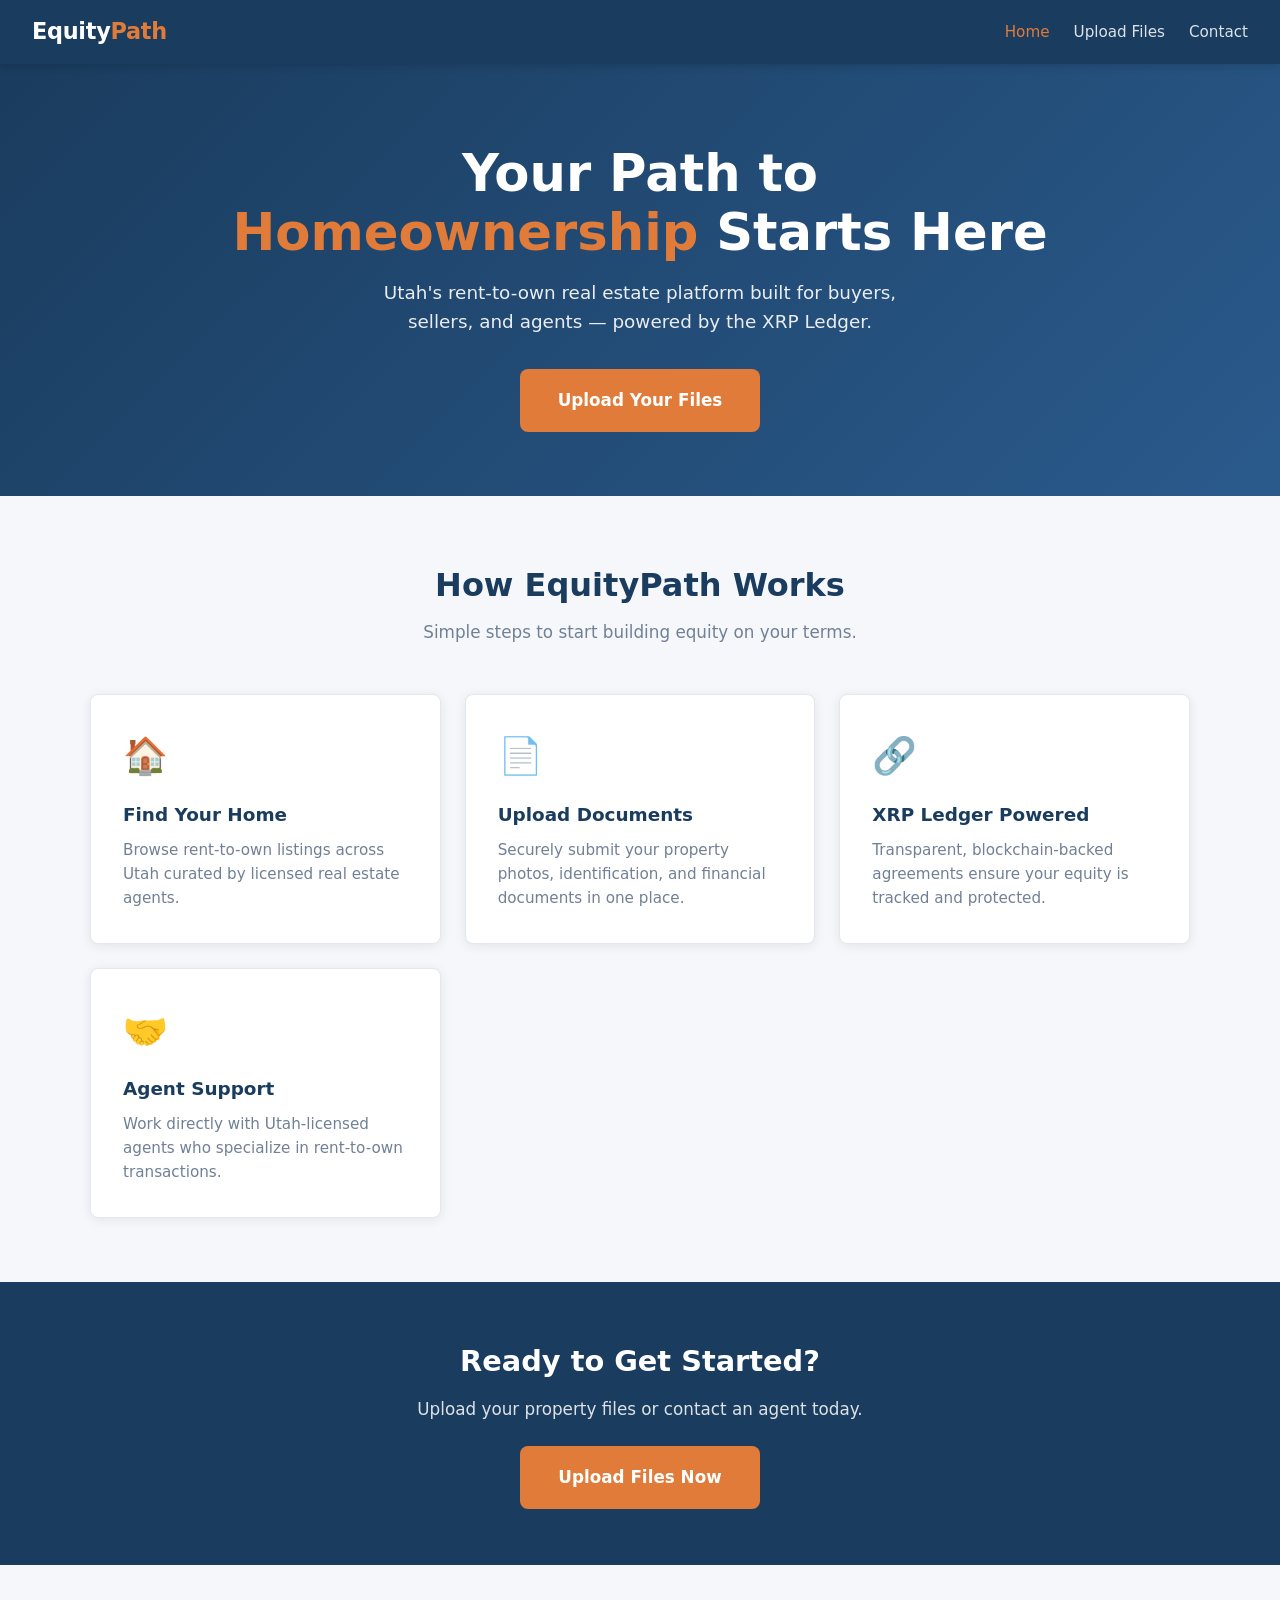
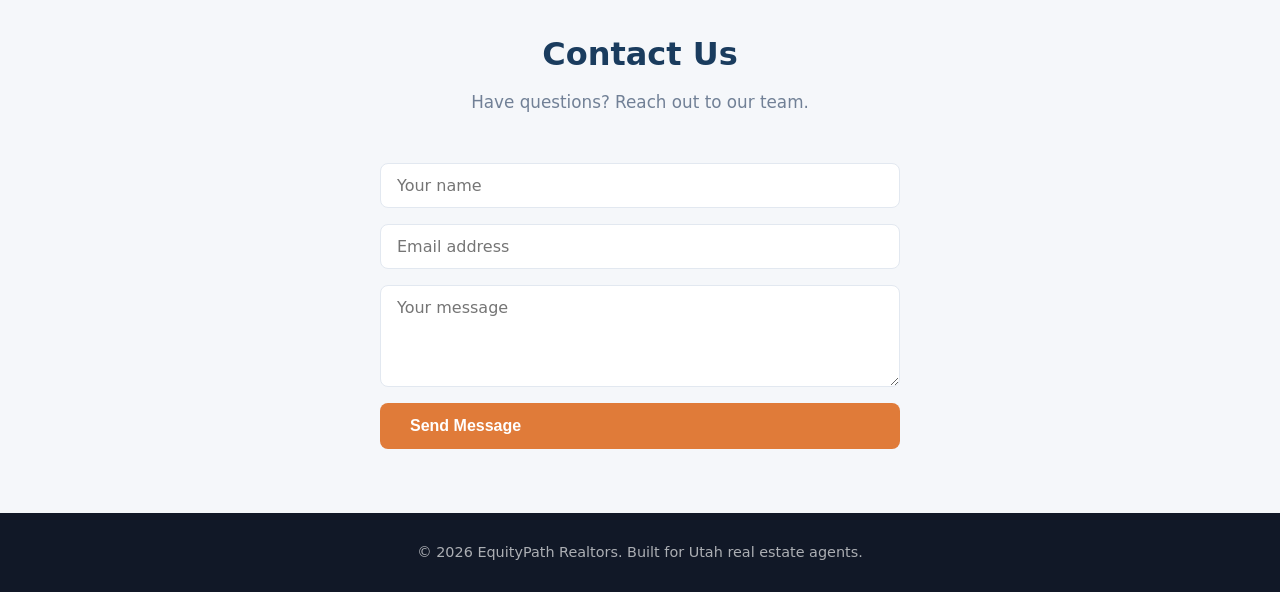
<file: index.html>
<!DOCTYPE html>
<html lang="en">
<head>
  <meta charset="UTF-8" />
  <meta name="viewport" content="width=device-width, initial-scale=1.0" />
  <title>EquityPath Realtors – Rent-to-Own Platform</title>
  <meta name="description" content="Utah's rent-to-own real estate platform powered by the XRP Ledger. Connect with agents and start your path to homeownership today." />
  <link rel="stylesheet" href="css/styles.css" />
</head>
<body>

  <!-- Navigation -->
  <nav class="nav">
    <a href="index.html" class="nav__logo">Equity<span>Path</span></a>
    <ul class="nav__links">
      <li><a href="index.html" class="active">Home</a></li>
      <li><a href="upload.html">Upload Files</a></li>
      <li><a href="#contact">Contact</a></li>
    </ul>
  </nav>

  <!-- Hero -->
  <header class="hero">
    <h1>Your Path to<br /><span>Homeownership</span> Starts Here</h1>
    <p>Utah's rent-to-own real estate platform built for buyers, sellers, and agents — powered by the XRP Ledger.</p>
    <a href="upload.html" class="btn btn--primary btn--lg">Upload Your Files</a>
  </header>

  <!-- Features -->
  <section class="section">
    <div class="section__inner">
      <div class="section__header">
        <h2>How EquityPath Works</h2>
        <p>Simple steps to start building equity on your terms.</p>
      </div>
      <div class="features">
        <div class="feature-card">
          <div class="feature-card__icon">🏠</div>
          <h3>Find Your Home</h3>
          <p>Browse rent-to-own listings across Utah curated by licensed real estate agents.</p>
        </div>
        <div class="feature-card">
          <div class="feature-card__icon">📄</div>
          <h3>Upload Documents</h3>
          <p>Securely submit your property photos, identification, and financial documents in one place.</p>
        </div>
        <div class="feature-card">
          <div class="feature-card__icon">🔗</div>
          <h3>XRP Ledger Powered</h3>
          <p>Transparent, blockchain-backed agreements ensure your equity is tracked and protected.</p>
        </div>
        <div class="feature-card">
          <div class="feature-card__icon">🤝</div>
          <h3>Agent Support</h3>
          <p>Work directly with Utah-licensed agents who specialize in rent-to-own transactions.</p>
        </div>
      </div>
    </div>
  </section>

  <!-- CTA -->
  <div class="cta-banner">
    <h2>Ready to Get Started?</h2>
    <p>Upload your property files or contact an agent today.</p>
    <a href="upload.html" class="btn btn--primary btn--lg">Upload Files Now</a>
  </div>

  <!-- Contact -->
  <section class="section" id="contact">
    <div class="section__inner">
      <div class="section__header">
        <h2>Contact Us</h2>
        <p>Have questions? Reach out to our team.</p>
      </div>
      <!--
        SETUP REQUIRED: Replace YOUR_FORM_ID below with your Formspree form ID.
        1. Create a free account at https://formspree.io
        2. Add a new form and copy the form ID (e.g. xpzgkwqb)
        3. Replace YOUR_FORM_ID with that value
      -->
      <form
        action="https://formspree.io/f/YOUR_FORM_ID"
        method="POST"
        style="max-width:520px; margin:0 auto; display:flex; flex-direction:column; gap:1rem;"
      >
        <input
          type="text"
          name="name"
          placeholder="Your name"
          required
          style="padding:.75rem 1rem; border:1px solid var(--color-border); border-radius:var(--radius); font-size:1rem; font-family:inherit;"
        />
        <input
          type="email"
          name="email"
          placeholder="Email address"
          required
          style="padding:.75rem 1rem; border:1px solid var(--color-border); border-radius:var(--radius); font-size:1rem; font-family:inherit;"
        />
        <textarea
          name="message"
          rows="4"
          placeholder="Your message"
          required
          style="padding:.75rem 1rem; border:1px solid var(--color-border); border-radius:var(--radius); font-size:1rem; font-family:inherit; resize:vertical;"
        ></textarea>
        <button type="submit" class="btn btn--primary">Send Message</button>
      </form>
    </div>
  </section>

  <!-- Footer -->
  <footer class="footer">
    <p>&copy; 2026 EquityPath Realtors. Built for Utah real estate agents.</p>
  </footer>

</body>
</html>
</file>
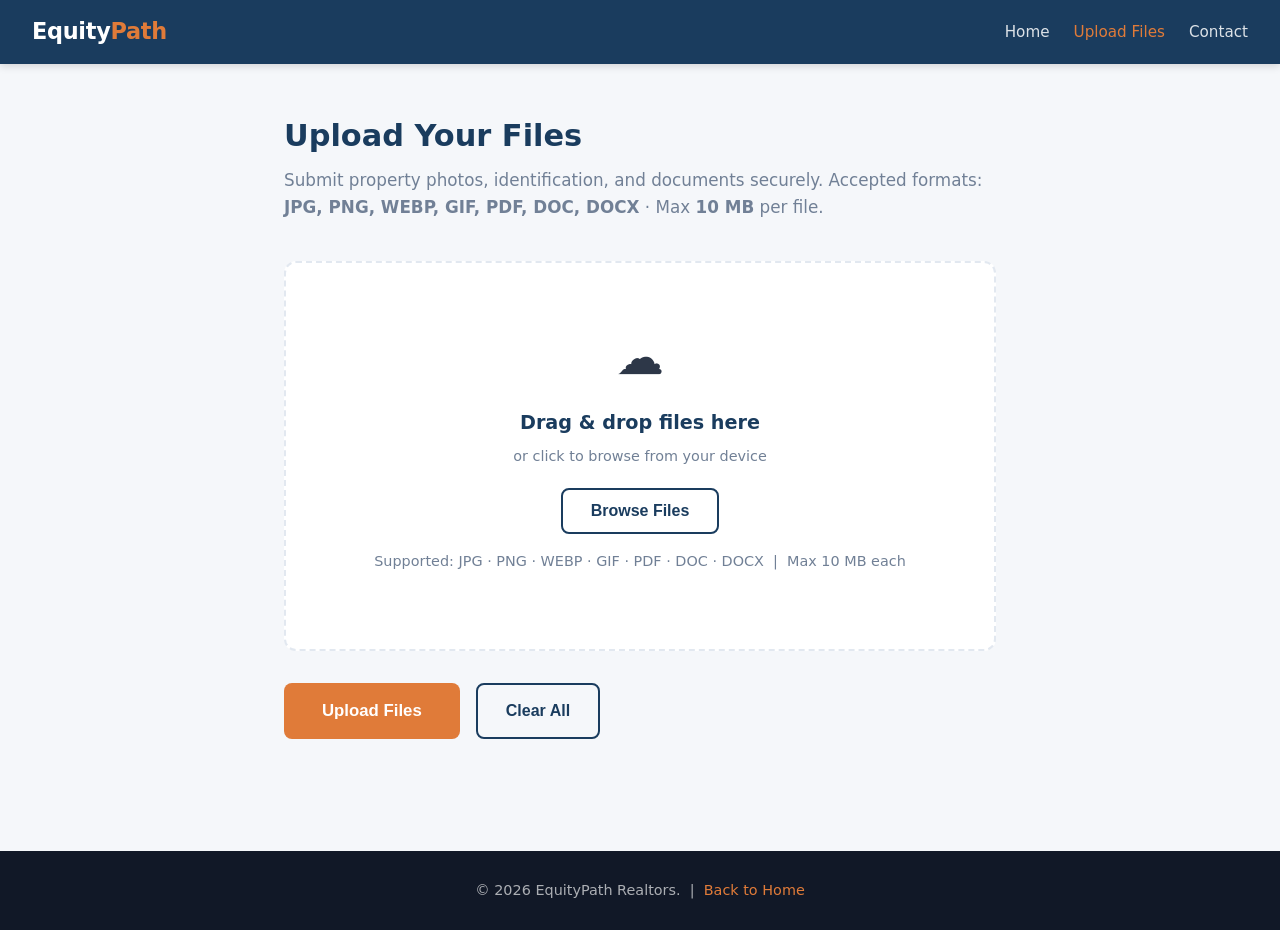
<file: upload.html>
<!DOCTYPE html>
<html lang="en">
<head>
  <meta charset="UTF-8" />
  <meta name="viewport" content="width=device-width, initial-scale=1.0" />
  <title>Upload Files – EquityPath Realtors</title>
  <meta name="description" content="Upload property photos, documents, and identification files securely to EquityPath Realtors." />
  <link rel="stylesheet" href="css/styles.css" />
</head>
<body>

  <!-- Navigation -->
  <nav class="nav">
    <a href="index.html" class="nav__logo">Equity<span>Path</span></a>
    <ul class="nav__links">
      <li><a href="index.html">Home</a></li>
      <li><a href="upload.html" class="active">Upload Files</a></li>
      <li><a href="index.html#contact">Contact</a></li>
    </ul>
  </nav>

  <!-- Upload Page Content -->
  <main class="upload-page">
    <h1>Upload Your Files</h1>
    <p class="subtitle">
      Submit property photos, identification, and documents securely.
      Accepted formats: <strong>JPG, PNG, WEBP, GIF, PDF, DOC, DOCX</strong> · Max <strong>10 MB</strong> per file.
    </p>

    <!-- Drop Zone -->
    <div id="drop-zone" class="drop-zone" role="button" tabindex="0" aria-label="File upload area. Click or drag files here.">
      <div class="drop-zone__icon">☁️</div>
      <h2>Drag &amp; drop files here</h2>
      <p>or click to browse from your device</p>
      <button class="btn btn--outline" type="button" onclick="document.getElementById('file-input').click()">
        Browse Files
      </button>
      <p class="drop-zone__hint">Supported: JPG · PNG · WEBP · GIF · PDF · DOC · DOCX &nbsp;|&nbsp; Max 10 MB each</p>
    </div>

    <input
      type="file"
      id="file-input"
      multiple
      accept=".jpg,.jpeg,.png,.webp,.gif,.pdf,.doc,.docx"
      aria-label="File input"
    />

    <!-- File List -->
    <div id="file-list-wrap" style="display:none;">
      <div class="file-list__header">
        <h3>Selected Files</h3>
      </div>
      <div id="file-list" class="file-list"></div>
    </div>

    <!-- Actions -->
    <div class="upload-actions">
      <button id="upload-btn" class="btn btn--primary btn--lg" type="button">Upload Files</button>
      <button id="clear-btn" class="btn btn--outline" type="button">Clear All</button>
    </div>

    <!-- Alerts -->
    <div id="alert-success" class="alert alert--success" role="status" aria-live="polite"></div>
    <div id="alert-error"   class="alert alert--error"   role="alert"  aria-live="assertive"></div>
  </main>

  <!-- Footer -->
  <footer class="footer">
    <p>&copy; 2026 EquityPath Realtors. &nbsp;|&nbsp; <a href="index.html">Back to Home</a></p>
  </footer>

  <script src="js/upload.js"></script>
</body>
</html>
</file>
<file: css/styles.css>
/* EquityPath Realtors – Global Styles */

:root {
  --color-primary: #1a3c5e;
  --color-accent: #e07b39;
  --color-accent-hover: #c96a28;
  --color-bg: #f5f7fa;
  --color-surface: #ffffff;
  --color-text: #2d3748;
  --color-text-light: #718096;
  --color-border: #e2e8f0;
  --color-success: #38a169;
  --color-error: #e53e3e;
  --radius: 8px;
  --shadow: 0 2px 12px rgba(0, 0, 0, 0.08);
  --shadow-lg: 0 8px 30px rgba(0, 0, 0, 0.12);
  --transition: 0.2s ease;
}

*, *::before, *::after {
  box-sizing: border-box;
  margin: 0;
  padding: 0;
}

html {
  font-size: 16px;
  scroll-behavior: smooth;
}

body {
  font-family: 'Segoe UI', system-ui, -apple-system, sans-serif;
  background: var(--color-bg);
  color: var(--color-text);
  line-height: 1.6;
}

/* ── Navigation ── */
.nav {
  background: var(--color-primary);
  padding: 0 2rem;
  display: flex;
  align-items: center;
  justify-content: space-between;
  height: 64px;
  box-shadow: 0 2px 8px rgba(0, 0, 0, 0.15);
  position: sticky;
  top: 0;
  z-index: 100;
}

.nav__logo {
  color: #ffffff;
  font-size: 1.4rem;
  font-weight: 700;
  text-decoration: none;
  letter-spacing: -0.3px;
}

.nav__logo span {
  color: var(--color-accent);
}

.nav__links {
  display: flex;
  gap: 1.5rem;
  list-style: none;
}

.nav__links a {
  color: rgba(255, 255, 255, 0.85);
  text-decoration: none;
  font-size: 0.95rem;
  transition: color var(--transition);
}

.nav__links a:hover,
.nav__links a.active {
  color: var(--color-accent);
}

/* ── Hero ── */
.hero {
  background: linear-gradient(135deg, var(--color-primary) 0%, #2a5a8c 100%);
  color: #ffffff;
  text-align: center;
  padding: 5rem 2rem 4rem;
}

.hero h1 {
  font-size: clamp(2rem, 5vw, 3.2rem);
  font-weight: 800;
  line-height: 1.15;
  margin-bottom: 1rem;
}

.hero h1 span {
  color: var(--color-accent);
}

.hero p {
  font-size: 1.15rem;
  opacity: 0.9;
  max-width: 560px;
  margin: 0 auto 2rem;
}

/* ── Buttons ── */
.btn {
  display: inline-flex;
  align-items: center;
  gap: 0.5rem;
  padding: 0.75rem 1.75rem;
  border-radius: var(--radius);
  font-size: 1rem;
  font-weight: 600;
  cursor: pointer;
  text-decoration: none;
  border: 2px solid transparent;
  transition: background var(--transition), color var(--transition), border-color var(--transition), transform var(--transition);
}

.btn:active { transform: scale(0.98); }

.btn--primary {
  background: var(--color-accent);
  color: #ffffff;
}

.btn--primary:hover {
  background: var(--color-accent-hover);
}

.btn--outline {
  background: transparent;
  color: var(--color-primary);
  border-color: var(--color-primary);
}

.btn--outline:hover {
  background: var(--color-primary);
  color: #ffffff;
}

.btn--lg {
  padding: 1rem 2.25rem;
  font-size: 1.05rem;
}

/* ── Section ── */
.section {
  padding: 4rem 2rem;
}

.section__inner {
  max-width: 1100px;
  margin: 0 auto;
}

.section__header {
  text-align: center;
  margin-bottom: 3rem;
}

.section__header h2 {
  font-size: 2rem;
  font-weight: 700;
  color: var(--color-primary);
  margin-bottom: 0.5rem;
}

.section__header p {
  color: var(--color-text-light);
  font-size: 1.05rem;
}

/* ── Feature Cards ── */
.features {
  display: grid;
  grid-template-columns: repeat(auto-fit, minmax(260px, 1fr));
  gap: 1.5rem;
}

.feature-card {
  background: var(--color-surface);
  border-radius: var(--radius);
  padding: 2rem;
  box-shadow: var(--shadow);
  border: 1px solid var(--color-border);
  transition: box-shadow var(--transition), transform var(--transition);
}

.feature-card:hover {
  box-shadow: var(--shadow-lg);
  transform: translateY(-2px);
}

.feature-card__icon {
  font-size: 2.25rem;
  margin-bottom: 1rem;
}

.feature-card h3 {
  font-size: 1.15rem;
  font-weight: 600;
  color: var(--color-primary);
  margin-bottom: 0.5rem;
}

.feature-card p {
  font-size: 0.95rem;
  color: var(--color-text-light);
}

/* ── CTA Banner ── */
.cta-banner {
  background: var(--color-primary);
  color: #ffffff;
  text-align: center;
  padding: 3.5rem 2rem;
}

.cta-banner h2 {
  font-size: 1.8rem;
  font-weight: 700;
  margin-bottom: 0.75rem;
}

.cta-banner p {
  opacity: 0.85;
  margin-bottom: 1.5rem;
  font-size: 1.05rem;
}

/* ── Footer ── */
.footer {
  background: #111827;
  color: rgba(255, 255, 255, 0.65);
  text-align: center;
  padding: 1.75rem 2rem;
  font-size: 0.9rem;
}

.footer a {
  color: var(--color-accent);
  text-decoration: none;
}

/* ── Upload Page ── */
.upload-page {
  max-width: 760px;
  margin: 3rem auto;
  padding: 0 1.5rem 4rem;
}

.upload-page h1 {
  font-size: 1.9rem;
  font-weight: 700;
  color: var(--color-primary);
  margin-bottom: 0.4rem;
}

.upload-page .subtitle {
  color: var(--color-text-light);
  margin-bottom: 2.5rem;
  font-size: 1.05rem;
}

/* Drop Zone */
.drop-zone {
  border: 2.5px dashed var(--color-border);
  border-radius: calc(var(--radius) * 1.5);
  padding: 3.5rem 2rem;
  text-align: center;
  background: var(--color-surface);
  transition: border-color var(--transition), background var(--transition);
  cursor: pointer;
  position: relative;
}

.drop-zone:hover,
.drop-zone.drag-over {
  border-color: var(--color-accent);
  background: #fff8f4;
}

.drop-zone__icon {
  font-size: 3rem;
  margin-bottom: 0.75rem;
  pointer-events: none;
}

.drop-zone h2 {
  font-size: 1.2rem;
  font-weight: 600;
  color: var(--color-primary);
  margin-bottom: 0.4rem;
  pointer-events: none;
}

.drop-zone p {
  color: var(--color-text-light);
  font-size: 0.9rem;
  margin-bottom: 1.25rem;
  pointer-events: none;
}

.drop-zone__hint {
  font-size: 0.8rem;
  color: var(--color-text-light);
  margin-top: 1rem;
  pointer-events: none;
}

#file-input {
  display: none;
}

/* File List */
.file-list {
  margin-top: 2rem;
  display: flex;
  flex-direction: column;
  gap: 0.75rem;
}

.file-list__header {
  display: flex;
  justify-content: space-between;
  align-items: center;
  margin-bottom: 0.25rem;
}

.file-list__header h3 {
  font-size: 1rem;
  font-weight: 600;
  color: var(--color-primary);
}

.file-item {
  display: flex;
  align-items: center;
  gap: 1rem;
  background: var(--color-surface);
  border: 1px solid var(--color-border);
  border-radius: var(--radius);
  padding: 0.75rem 1rem;
  box-shadow: var(--shadow);
  transition: border-color var(--transition);
}

.file-item.status--success {
  border-left: 4px solid var(--color-success);
}

.file-item.status--error {
  border-left: 4px solid var(--color-error);
}

.file-item__thumb {
  width: 48px;
  height: 48px;
  border-radius: 6px;
  object-fit: cover;
  flex-shrink: 0;
  background: var(--color-bg);
  display: flex;
  align-items: center;
  justify-content: center;
  font-size: 1.4rem;
  overflow: hidden;
}

.file-item__thumb img {
  width: 100%;
  height: 100%;
  object-fit: cover;
  border-radius: 6px;
}

.file-item__info {
  flex: 1;
  min-width: 0;
}

.file-item__name {
  font-size: 0.9rem;
  font-weight: 500;
  white-space: nowrap;
  overflow: hidden;
  text-overflow: ellipsis;
}

.file-item__meta {
  font-size: 0.78rem;
  color: var(--color-text-light);
  display: flex;
  gap: 0.75rem;
}

.file-item__status {
  font-size: 0.78rem;
  font-weight: 600;
}

.file-item__status.success { color: var(--color-success); }
.file-item__status.error   { color: var(--color-error); }
.file-item__status.pending { color: var(--color-text-light); }

.file-item__remove {
  background: none;
  border: none;
  cursor: pointer;
  color: var(--color-text-light);
  font-size: 1.1rem;
  padding: 0.25rem;
  border-radius: 4px;
  line-height: 1;
  transition: color var(--transition), background var(--transition);
  flex-shrink: 0;
}

.file-item__remove:hover {
  color: var(--color-error);
  background: #fff5f5;
}

/* Progress bar */
.file-item__progress {
  width: 100%;
  height: 4px;
  background: var(--color-border);
  border-radius: 2px;
  overflow: hidden;
  margin-top: 0.35rem;
}

.file-item__progress-bar {
  height: 100%;
  background: var(--color-accent);
  border-radius: 2px;
  width: 0%;
  transition: width 0.3s ease;
}

/* Actions */
.upload-actions {
  display: flex;
  gap: 1rem;
  margin-top: 2rem;
  flex-wrap: wrap;
}

/* Alerts */
.alert {
  padding: 0.9rem 1.1rem;
  border-radius: var(--radius);
  font-size: 0.92rem;
  margin-top: 1.5rem;
  display: none;
}

.alert--success {
  background: #f0fff4;
  border: 1px solid #c6f6d5;
  color: var(--color-success);
}

.alert--error {
  background: #fff5f5;
  border: 1px solid #fed7d7;
  color: var(--color-error);
}

.alert.show { display: block; }

/* ── Responsive ── */
@media (max-width: 600px) {
  .nav__links { display: none; }
  .upload-page { margin: 1.5rem auto; }
  .drop-zone { padding: 2rem 1rem; }
  .upload-actions { flex-direction: column; }
  .upload-actions .btn { justify-content: center; }
}
</file>
